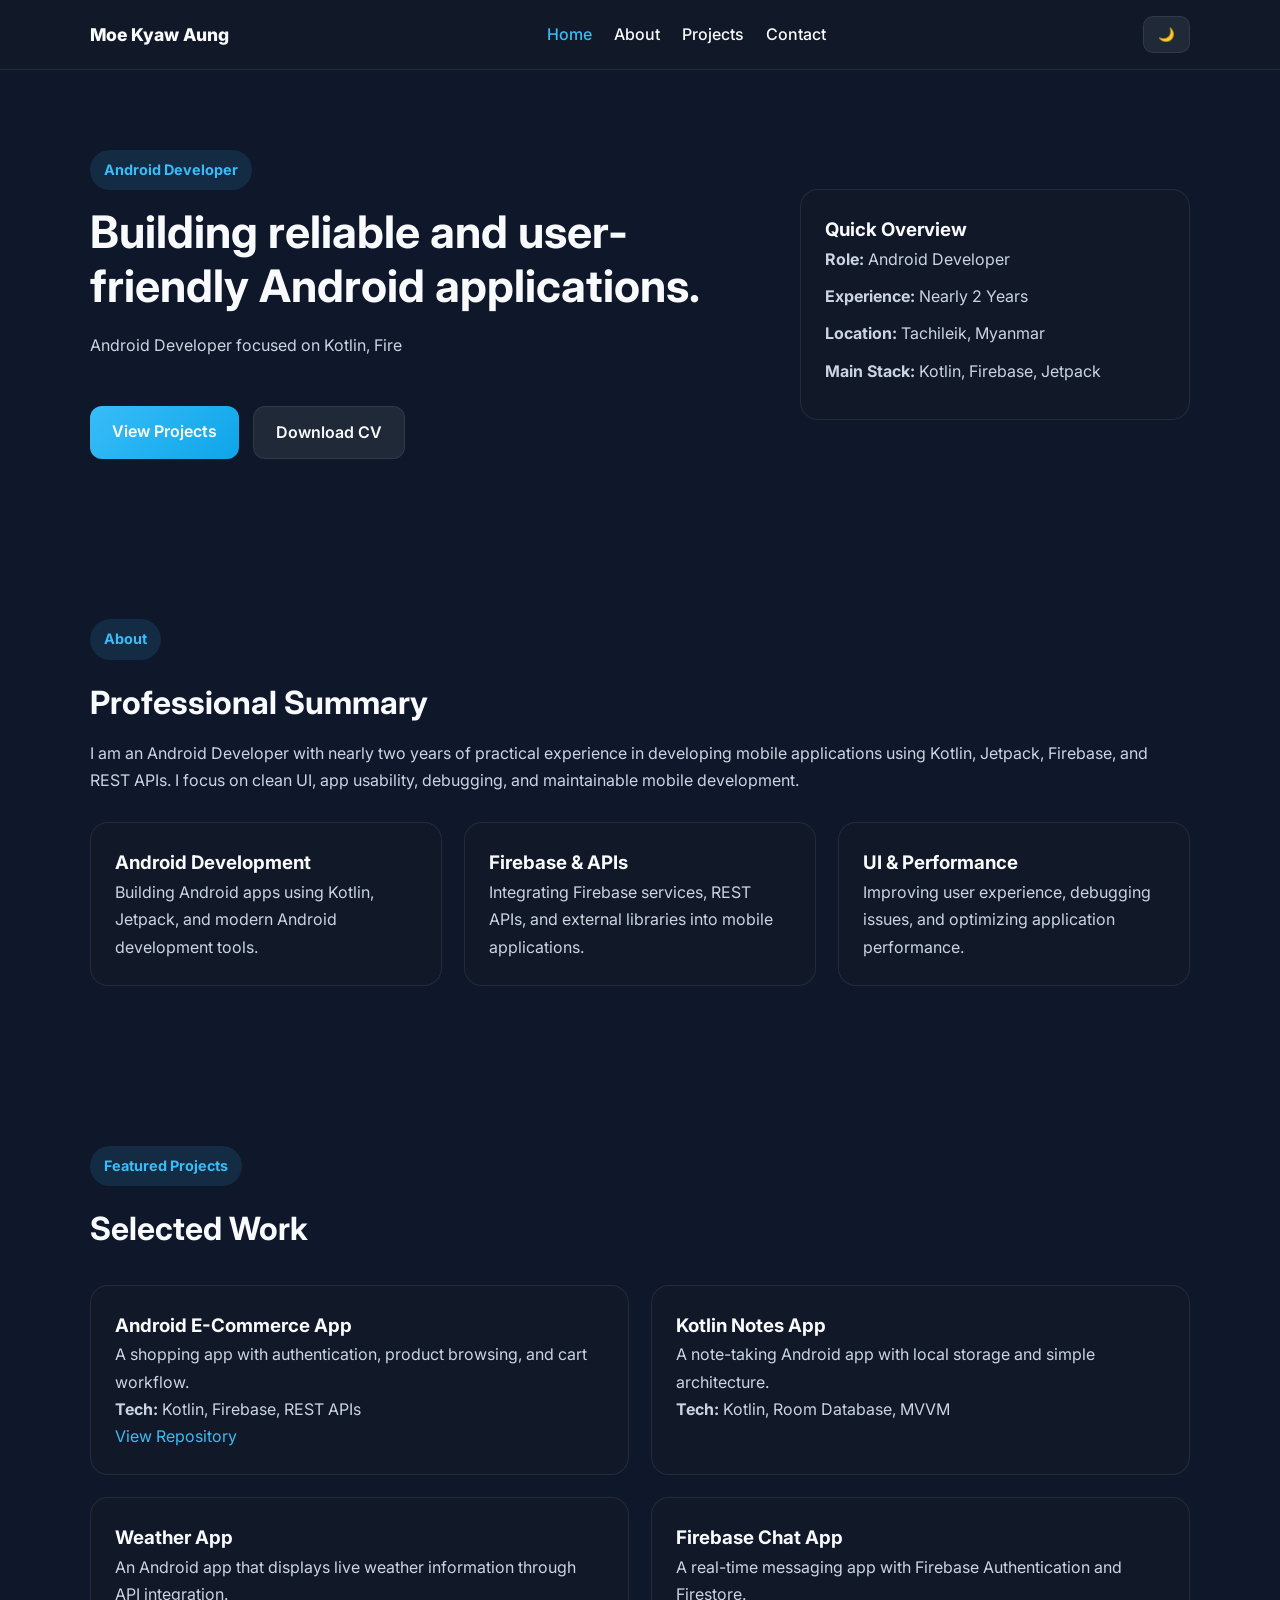
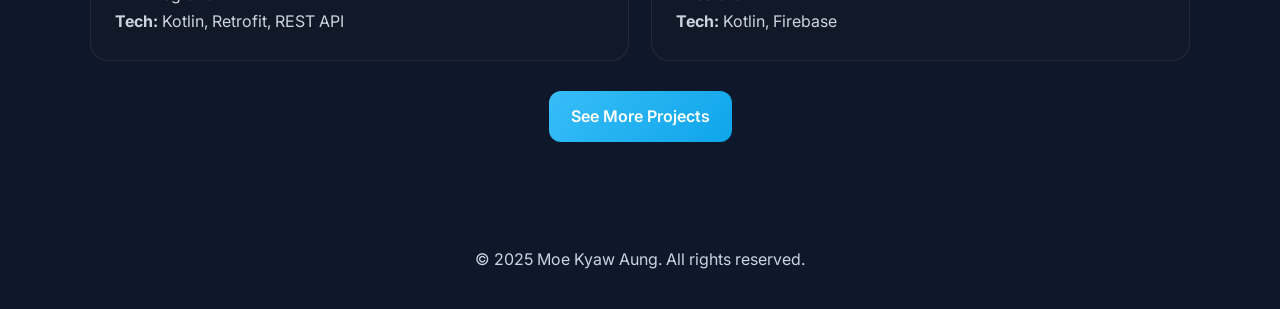
<file: index.html>
<!DOCTYPE html>
<html lang="en">
<head>
  <meta charset="UTF-8" />
  <meta name="viewport" content="width=device-width, initial-scale=1.0" />
  <title>Moe Kyaw Aung | Android Developer</title>
  <meta name="description" content="Moe Kyaw Aung is an Android Developer specializing in Kotlin, Firebase, Jetpack, and REST APIs." />
  <link rel="stylesheet" href="style.css" />
  <link rel="preconnect" href="https://fonts.googleapis.com">
  <link rel="preconnect" href="https://fonts.gstatic.com" crossorigin>
  <link href="https://fonts.googleapis.com/css2?family=Inter:wght@400;500;600;700;800&display=swap" rel="stylesheet">
</head>
<body>
  <header class="header">
    <nav class="container navbar">
      <a href="index.html" class="logo">Moe Kyaw Aung</a>

      <ul class="nav-links" id="navLinks">
        <li><a href="index.html" class="active">Home</a></li>
        <li><a href="about.html">About</a></li>
        <li><a href="projects.html">Projects</a></li>
        <li><a href="contact.html">Contact</a></li>
      </ul>

      <div class="nav-actions">
        <button id="themeToggle" class="icon-btn">🌙</button>
        <button id="menuToggle" class="icon-btn mobile-only">☰</button>
      </div>
    </nav>
  </header>

  <main>
    <section class="hero">
      <div class="container hero-grid">
        <div class="hero-content">
          <span class="hero-badge">Android Developer</span>
          <h1>Building reliable and user-friendly Android applications.</h1>
          <p id="typingText" class="typing-text"></p>
          <div class="hero-buttons">
            <a href="projects.html" class="btn btn-primary">View Projects</a>
            <a href="assets/resume/Moe_Kyaw_Aung_CV.pdf" download class="btn btn-secondary">Download CV</a>
          </div>
        </div>

        <div class="hero-card">
          <h3>Quick Overview</h3>
          <div class="hero-info"><strong>Role:</strong> Android Developer</div>
          <div class="hero-info"><strong>Experience:</strong> Nearly 2 Years</div>
          <div class="hero-info"><strong>Location:</strong> Tachileik, Myanmar</div>
          <div class="hero-info"><strong>Main Stack:</strong> Kotlin, Firebase, Jetpack</div>
        </div>
      </div>
    </section>

    <section class="section container">
      <div class="section-header">
        <span class="section-label">About</span>
        <h2>Professional Summary</h2>
        <p>
          I am an Android Developer with nearly two years of practical experience in developing
          mobile applications using Kotlin, Jetpack, Firebase, and REST APIs. I focus on clean UI,
          app usability, debugging, and maintainable mobile development.
        </p>
      </div>

      <div class="grid three">
        <div class="card">
          <h3>Android Development</h3>
          <p>Building Android apps using Kotlin, Jetpack, and modern Android development tools.</p>
        </div>
        <div class="card">
          <h3>Firebase & APIs</h3>
          <p>Integrating Firebase services, REST APIs, and external libraries into mobile applications.</p>
        </div>
        <div class="card">
          <h3>UI & Performance</h3>
          <p>Improving user experience, debugging issues, and optimizing application performance.</p>
        </div>
      </div>
    </section>

    <section class="section container">
      <div class="section-header">
        <span class="section-label">Featured Projects</span>
        <h2>Selected Work</h2>
      </div>

      <div class="projects-grid">
        <div class="project-card">
          <h3>Android E-Commerce App</h3>
          <p>A shopping app with authentication, product browsing, and cart workflow.</p>
          <p><strong>Tech:</strong> Kotlin, Firebase, REST APIs</p>
          <a href="https://github.com/Moe-KyawAung/ecommerce" target="_blank">View Repository</a>
        </div>

        <div class="project-card">
          <h3>Kotlin Notes App</h3>
          <p>A note-taking Android app with local storage and simple architecture.</p>
          <p><strong>Tech:</strong> Kotlin, Room Database, MVVM</p>
        </div>

        <div class="project-card">
          <h3>Weather App</h3>
          <p>An Android app that displays live weather information through API integration.</p>
          <p><strong>Tech:</strong> Kotlin, Retrofit, REST API</p>
        </div>

        <div class="project-card">
          <h3>Firebase Chat App</h3>
          <p>A real-time messaging app with Firebase Authentication and Firestore.</p>
          <p><strong>Tech:</strong> Kotlin, Firebase</p>
        </div>
      </div>

      <div class="center-button">
        <a href="projects.html" class="btn btn-primary">See More Projects</a>
      </div>
    </section>
  </main>

  <footer class="footer">
    <div class="container">
      <p>© 2025 Moe Kyaw Aung. All rights reserved.</p>
    </div>
  </footer>

  <script src="script.js"></script>
</body>
</html>
</file>
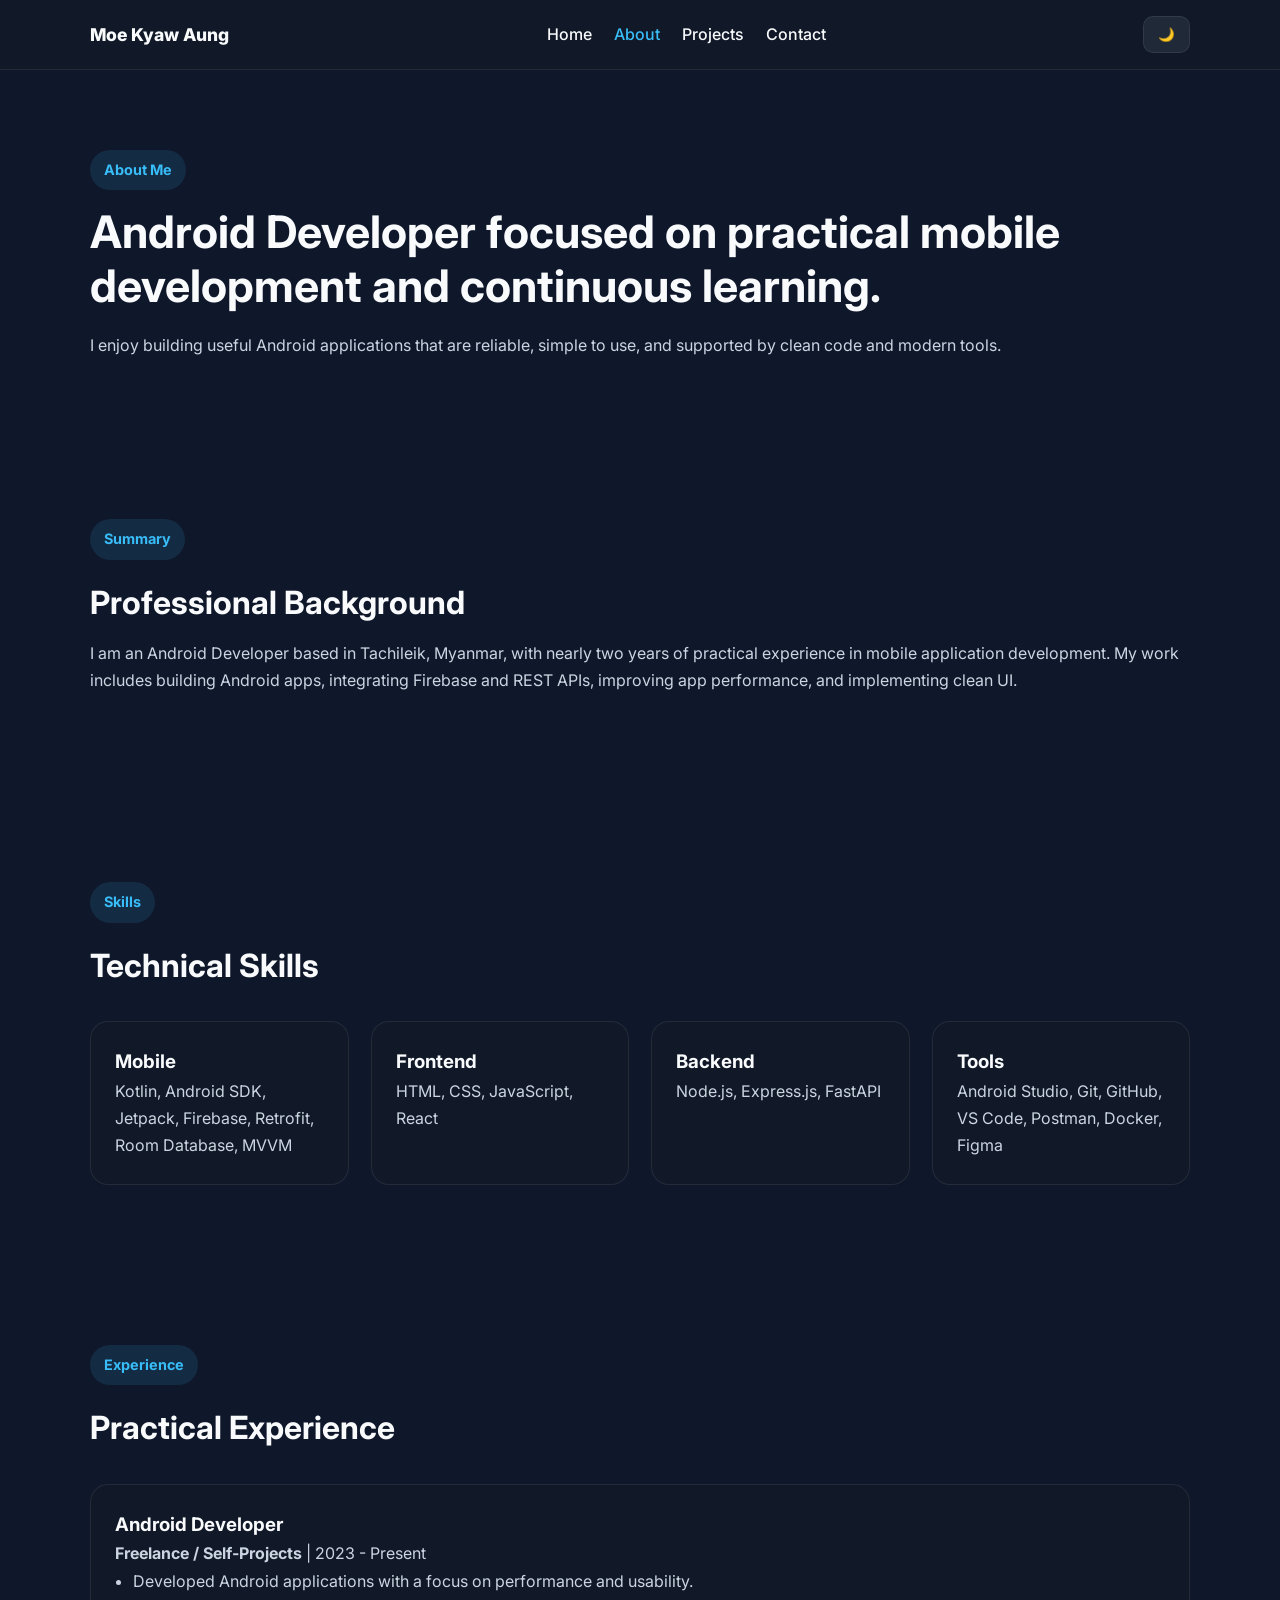
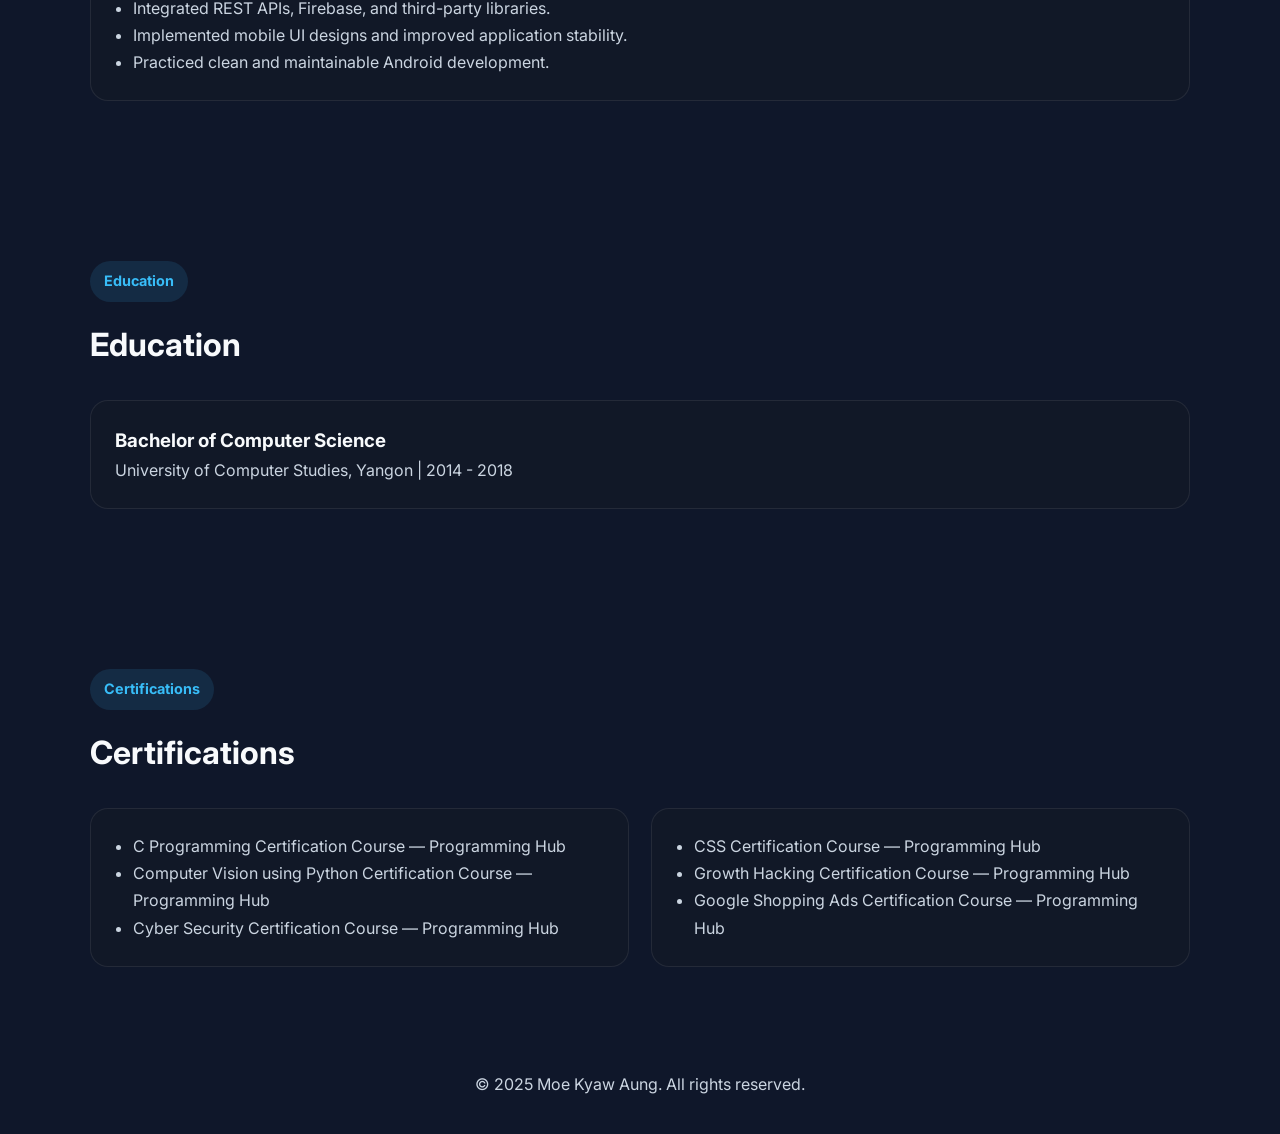
<file: about.html>
<!DOCTYPE html>
<html lang="en">
<head>
  <meta charset="UTF-8" />
  <meta name="viewport" content="width=device-width, initial-scale=1.0" />
  <title>About | Moe Kyaw Aung</title>
  <meta name="description" content="About Moe Kyaw Aung, Android Developer." />
  <link rel="stylesheet" href="style.css" />
  <link rel="preconnect" href="https://fonts.googleapis.com">
  <link rel="preconnect" href="https://fonts.gstatic.com" crossorigin>
  <link href="https://fonts.googleapis.com/css2?family=Inter:wght@400;500;600;700;800&display=swap" rel="stylesheet">
</head>
<body>
  <header class="header">
    <nav class="container navbar">
      <a href="index.html" class="logo">Moe Kyaw Aung</a>

      <ul class="nav-links" id="navLinks">
        <li><a href="index.html">Home</a></li>
        <li><a href="about.html" class="active">About</a></li>
        <li><a href="projects.html">Projects</a></li>
        <li><a href="contact.html">Contact</a></li>
      </ul>

      <div class="nav-actions">
        <button id="themeToggle" class="icon-btn">🌙</button>
        <button id="menuToggle" class="icon-btn mobile-only">☰</button>
      </div>
    </nav>
  </header>

  <main>
    <section class="page-hero">
      <div class="container">
        <span class="section-label">About Me</span>
        <h1>Android Developer focused on practical mobile development and continuous learning.</h1>
        <p>
          I enjoy building useful Android applications that are reliable, simple to use,
          and supported by clean code and modern tools.
        </p>
      </div>
    </section>

    <section class="section container">
      <div class="section-header">
        <span class="section-label">Summary</span>
        <h2>Professional Background</h2>
        <p>
          I am an Android Developer based in Tachileik, Myanmar, with nearly two years of practical
          experience in mobile application development. My work includes building Android apps,
          integrating Firebase and REST APIs, improving app performance, and implementing clean UI.
        </p>
      </div>
    </section>

    <section class="section container">
      <div class="section-header">
        <span class="section-label">Skills</span>
        <h2>Technical Skills</h2>
      </div>

      <div class="grid four">
        <div class="card">
          <h3>Mobile</h3>
          <p>Kotlin, Android SDK, Jetpack, Firebase, Retrofit, Room Database, MVVM</p>
        </div>
        <div class="card">
          <h3>Frontend</h3>
          <p>HTML, CSS, JavaScript, React</p>
        </div>
        <div class="card">
          <h3>Backend</h3>
          <p>Node.js, Express.js, FastAPI</p>
        </div>
        <div class="card">
          <h3>Tools</h3>
          <p>Android Studio, Git, GitHub, VS Code, Postman, Docker, Figma</p>
        </div>
      </div>
    </section>

    <section class="section container">
      <div class="section-header">
        <span class="section-label">Experience</span>
        <h2>Practical Experience</h2>
      </div>

      <div class="timeline-item">
        <h3>Android Developer</h3>
        <p><strong>Freelance / Self-Projects</strong> | 2023 - Present</p>
        <ul>
          <li>Developed Android applications with a focus on performance and usability.</li>
          <li>Integrated REST APIs, Firebase, and third-party libraries.</li>
          <li>Implemented mobile UI designs and improved application stability.</li>
          <li>Practiced clean and maintainable Android development.</li>
        </ul>
      </div>
    </section>

    <section class="section container">
      <div class="section-header">
        <span class="section-label">Education</span>
        <h2>Education</h2>
      </div>
      <div class="card">
        <h3>Bachelor of Computer Science</h3>
        <p>University of Computer Studies, Yangon | 2014 - 2018</p>
      </div>
    </section>

    <section class="section container">
      <div class="section-header">
        <span class="section-label">Certifications</span>
        <h2>Certifications</h2>
      </div>
      <div class="grid two">
        <div class="card">
          <ul class="clean-list">
            <li>C Programming Certification Course — Programming Hub</li>
            <li>Computer Vision using Python Certification Course — Programming Hub</li>
            <li>Cyber Security Certification Course — Programming Hub</li>
          </ul>
        </div>
        <div class="card">
          <ul class="clean-list">
            <li>CSS Certification Course — Programming Hub</li>
            <li>Growth Hacking Certification Course — Programming Hub</li>
            <li>Google Shopping Ads Certification Course — Programming Hub</li>
          </ul>
        </div>
      </div>
    </section>
  </main>

  <footer class="footer">
    <div class="container">
      <p>© 2025 Moe Kyaw Aung. All rights reserved.</p>
    </div>
  </footer>

  <script src="script.js"></script>
</body>
</html>
</file>
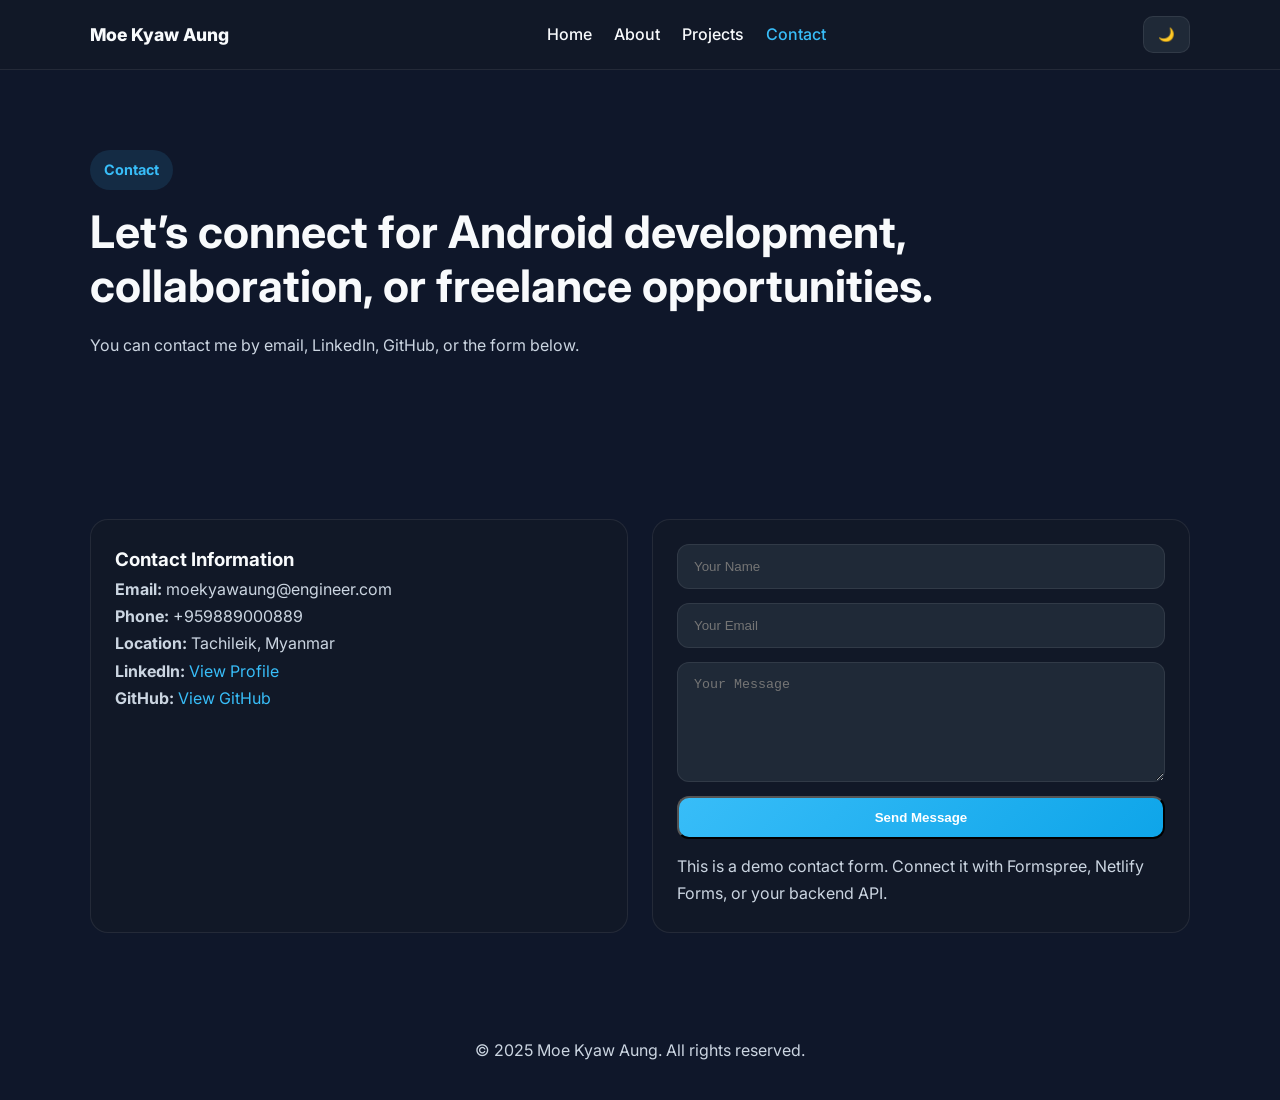
<file: contact.html>
<!DOCTYPE html>
<html lang="en">
<head>
  <meta charset="UTF-8" />
  <meta name="viewport" content="width=device-width, initial-scale=1.0" />
  <title>Contact | Moe Kyaw Aung</title>
  <meta name="description" content="Contact Moe Kyaw Aung." />
  <link rel="stylesheet" href="style.css" />
  <link rel="preconnect" href="https://fonts.googleapis.com">
  <link rel="preconnect" href="https://fonts.gstatic.com" crossorigin>
  <link href="https://fonts.googleapis.com/css2?family=Inter:wght@400;500;600;700;800&display=swap" rel="stylesheet">
</head>
<body>
  <header class="header">
    <nav class="container navbar">
      <a href="index.html" class="logo">Moe Kyaw Aung</a>

      <ul class="nav-links" id="navLinks">
        <li><a href="index.html">Home</a></li>
        <li><a href="about.html">About</a></li>
        <li><a href="projects.html">Projects</a></li>
        <li><a href="contact.html" class="active">Contact</a></li>
      </ul>

      <div class="nav-actions">
        <button id="themeToggle" class="icon-btn">🌙</button>
        <button id="menuToggle" class="icon-btn mobile-only">☰</button>
      </div>
    </nav>
  </header>

  <main>
    <section class="page-hero">
      <div class="container">
        <span class="section-label">Contact</span>
        <h1>Let’s connect for Android development, collaboration, or freelance opportunities.</h1>
        <p>
          You can contact me by email, LinkedIn, GitHub, or the form below.
        </p>
      </div>
    </section>

    <section class="section container">
      <div class="contact-grid">
        <div class="contact-card">
          <h3>Contact Information</h3>
          <p><strong>Email:</strong> moekyawaung@engineer.com</p>
          <p><strong>Phone:</strong> +959889000889</p>
          <p><strong>Location:</strong> Tachileik, Myanmar</p>
          <p><strong>LinkedIn:</strong> <a href="https://www.linkedin.com/in/moe-kyaw-aung-2653093a1" target="_blank">View Profile</a></p>
          <p><strong>GitHub:</strong> <a href="https://github.com/Moe-KyawAung" target="_blank">View GitHub</a></p>
        </div>

        <form class="contact-form">
          <input type="text" placeholder="Your Name" required />
          <input type="email" placeholder="Your Email" required />
          <textarea rows="6" placeholder="Your Message" required></textarea>
          <button type="submit" class="btn btn-primary">Send Message</button>
          <p class="form-note">This is a demo contact form. Connect it with Formspree, Netlify Forms, or your backend API.</p>
        </form>
      </div>
    </section>
  </main>

  <footer class="footer">
    <div class="container">
      <p>© 2025 Moe Kyaw Aung. All rights reserved.</p>
    </div>
  </footer>

  <script src="script.js"></script>
</body>
</html>
</file>
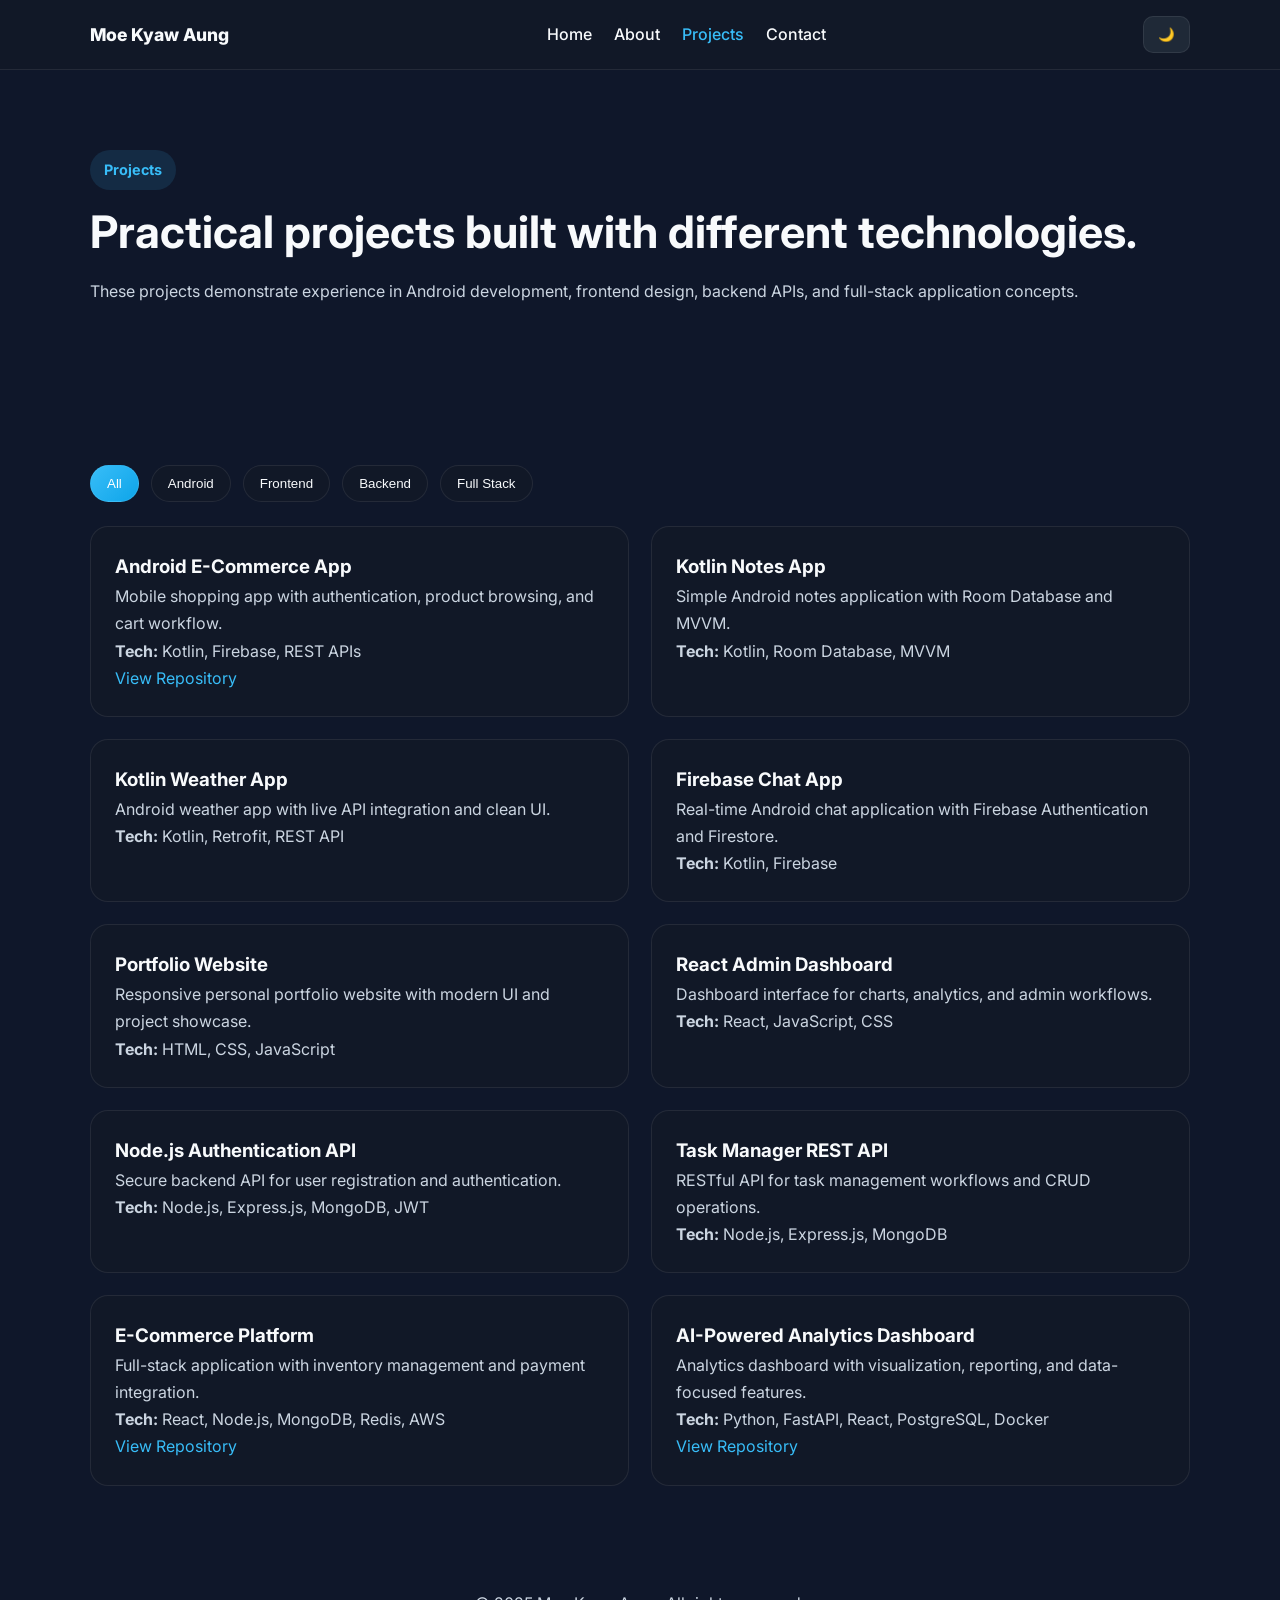
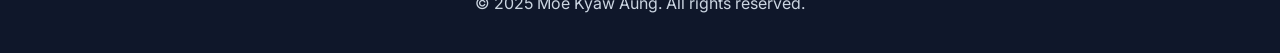
<file: projects.html>
<!DOCTYPE html>
<html lang="en">
<head>
  <meta charset="UTF-8" />
  <meta name="viewport" content="width=device-width, initial-scale=1.0" />
  <title>Projects | Moe Kyaw Aung</title>
  <meta name="description" content="Projects by Moe Kyaw Aung." />
  <link rel="stylesheet" href="style.css" />
  <link rel="preconnect" href="https://fonts.googleapis.com">
  <link rel="preconnect" href="https://fonts.gstatic.com" crossorigin>
  <link href="https://fonts.googleapis.com/css2?family=Inter:wght@400;500;600;700;800&display=swap" rel="stylesheet">
</head>
<body>
  <header class="header">
    <nav class="container navbar">
      <a href="index.html" class="logo">Moe Kyaw Aung</a>

      <ul class="nav-links" id="navLinks">
        <li><a href="index.html">Home</a></li>
        <li><a href="about.html">About</a></li>
        <li><a href="projects.html" class="active">Projects</a></li>
        <li><a href="contact.html">Contact</a></li>
      </ul>

      <div class="nav-actions">
        <button id="themeToggle" class="icon-btn">🌙</button>
        <button id="menuToggle" class="icon-btn mobile-only">☰</button>
      </div>
    </nav>
  </header>

  <main>
    <section class="page-hero">
      <div class="container">
        <span class="section-label">Projects</span>
        <h1>Practical projects built with different technologies.</h1>
        <p>
          These projects demonstrate experience in Android development, frontend design,
          backend APIs, and full-stack application concepts.
        </p>
      </div>
    </section>

    <section class="section container">
      <div class="filter-buttons">
        <button class="filter-btn active" data-filter="all">All</button>
        <button class="filter-btn" data-filter="android">Android</button>
        <button class="filter-btn" data-filter="frontend">Frontend</button>
        <button class="filter-btn" data-filter="backend">Backend</button>
        <button class="filter-btn" data-filter="fullstack">Full Stack</button>
      </div>

      <div class="projects-grid">
        <div class="project-card" data-category="android">
          <h3>Android E-Commerce App</h3>
          <p>Mobile shopping app with authentication, product browsing, and cart workflow.</p>
          <p><strong>Tech:</strong> Kotlin, Firebase, REST APIs</p>
          <a href="https://github.com/Moe-KyawAung/ecommerce" target="_blank">View Repository</a>
        </div>

        <div class="project-card" data-category="android">
          <h3>Kotlin Notes App</h3>
          <p>Simple Android notes application with Room Database and MVVM.</p>
          <p><strong>Tech:</strong> Kotlin, Room Database, MVVM</p>
        </div>

        <div class="project-card" data-category="android">
          <h3>Kotlin Weather App</h3>
          <p>Android weather app with live API integration and clean UI.</p>
          <p><strong>Tech:</strong> Kotlin, Retrofit, REST API</p>
        </div>

        <div class="project-card" data-category="android">
          <h3>Firebase Chat App</h3>
          <p>Real-time Android chat application with Firebase Authentication and Firestore.</p>
          <p><strong>Tech:</strong> Kotlin, Firebase</p>
        </div>

        <div class="project-card" data-category="frontend">
          <h3>Portfolio Website</h3>
          <p>Responsive personal portfolio website with modern UI and project showcase.</p>
          <p><strong>Tech:</strong> HTML, CSS, JavaScript</p>
        </div>

        <div class="project-card" data-category="frontend">
          <h3>React Admin Dashboard</h3>
          <p>Dashboard interface for charts, analytics, and admin workflows.</p>
          <p><strong>Tech:</strong> React, JavaScript, CSS</p>
        </div>

        <div class="project-card" data-category="backend">
          <h3>Node.js Authentication API</h3>
          <p>Secure backend API for user registration and authentication.</p>
          <p><strong>Tech:</strong> Node.js, Express.js, MongoDB, JWT</p>
        </div>

        <div class="project-card" data-category="backend">
          <h3>Task Manager REST API</h3>
          <p>RESTful API for task management workflows and CRUD operations.</p>
          <p><strong>Tech:</strong> Node.js, Express.js, MongoDB</p>
        </div>

        <div class="project-card" data-category="fullstack">
          <h3>E-Commerce Platform</h3>
          <p>Full-stack application with inventory management and payment integration.</p>
          <p><strong>Tech:</strong> React, Node.js, MongoDB, Redis, AWS</p>
          <a href="https://github.com/Moe-KyawAung/ecommerce" target="_blank">View Repository</a>
        </div>

        <div class="project-card" data-category="fullstack">
          <h3>AI-Powered Analytics Dashboard</h3>
          <p>Analytics dashboard with visualization, reporting, and data-focused features.</p>
          <p><strong>Tech:</strong> Python, FastAPI, React, PostgreSQL, Docker</p>
          <a href="https://github.com/Moe-KyawAung/analytics-dashboard" target="_blank">View Repository</a>
        </div>
      </div>
    </section>
  </main>

  <footer class="footer">
    <div class="container">
      <p>© 2025 Moe Kyaw Aung. All rights reserved.</p>
    </div>
  </footer>

  <script src="script.js"></script>
</body>
</html>
</file>
<file: style.css>
:root {
  --bg: #0f172a;
  --surface: #111827;
  --surface-2: #1f2937;
  --text: #f8fafc;
  --muted: #cbd5e1;
  --primary: #38bdf8;
  --primary-2: #0ea5e9;
  --border: rgba(255, 255, 255, 0.08);
}

body.light {
  --bg: #f8fafc;
  --surface: #ffffff;
  --surface-2: #e2e8f0;
  --text: #0f172a;
  --muted: #475569;
  --primary: #0284c7;
  --primary-2: #0369a1;
  --border: rgba(15, 23, 42, 0.08);
}

* {
  margin: 0;
  padding: 0;
  box-sizing: border-box;
}

html {
  scroll-behavior: smooth;
}

body {
  font-family: "Inter", sans-serif;
  background: var(--bg);
  color: var(--text);
  line-height: 1.7;
  transition: 0.3s ease;
}

a {
  color: var(--primary);
  text-decoration: none;
}

.container {
  width: min(1100px, 92%);
  margin: 0 auto;
}

.header {
  position: sticky;
  top: 0;
  background: var(--surface);
  border-bottom: 1px solid var(--border);
  z-index: 999;
}

.navbar {
  display: flex;
  justify-content: space-between;
  align-items: center;
  gap: 20px;
  padding: 16px 0;
}

.logo {
  color: var(--text);
  font-size: 1.1rem;
  font-weight: 800;
}

.nav-links {
  list-style: none;
  display: flex;
  gap: 22px;
}

.nav-links a {
  color: var(--text);
  font-weight: 500;
}

.nav-links a.active,
.nav-links a:hover {
  color: var(--primary);
}

.nav-actions {
  display: flex;
  gap: 10px;
}

.icon-btn {
  padding: 10px 14px;
  border: 1px solid var(--border);
  background: var(--surface-2);
  color: var(--text);
  border-radius: 10px;
  cursor: pointer;
}

.mobile-only {
  display: none;
}

.hero,
.page-hero,
.section {
  padding: 80px 0;
}

.hero-grid {
  display: grid;
  grid-template-columns: 1.4fr 0.8fr;
  gap: 28px;
  align-items: center;
}

.hero-badge,
.section-label {
  display: inline-block;
  margin-bottom: 16px;
  padding: 8px 14px;
  border-radius: 999px;
  background: rgba(56, 189, 248, 0.12);
  color: var(--primary);
  font-weight: 700;
  font-size: 0.9rem;
}

.hero-content h1,
.page-hero h1,
.not-found h1 {
  font-size: 2.8rem;
  line-height: 1.2;
  margin-bottom: 18px;
}

.typing-text,
.section-header p,
.page-hero p,
.hero-info,
.card p,
.project-card p,
.contact-card p,
.form-note,
.timeline-item p,
.timeline-item li,
.clean-list li {
  color: var(--muted);
}

.typing-text {
  min-height: 50px;
  margin-bottom: 24px;
}

.hero-buttons,
.center-button {
  display: flex;
  gap: 14px;
  flex-wrap: wrap;
}

.center-button {
  justify-content: center;
  margin-top: 30px;
}

.btn {
  display: inline-block;
  padding: 12px 22px;
  border-radius: 12px;
  font-weight: 600;
}

.btn-primary {
  background: linear-gradient(135deg, var(--primary), var(--primary-2));
  color: white;
}

.btn-secondary {
  background: var(--surface-2);
  color: var(--text);
  border: 1px solid var(--border);
}

.section-header {
  margin-bottom: 28px;
}

.section-header h2 {
  font-size: 2rem;
  margin-bottom: 10px;
}

.hero-card,
.card,
.project-card,
.contact-card,
.contact-form,
.timeline-item {
  background: var(--surface);
  border: 1px solid var(--border);
  border-radius: 18px;
  padding: 24px;
}

.hero-info {
  margin-bottom: 10px;
}

.grid {
  display: grid;
  gap: 22px;
}

.grid.two {
  grid-template-columns: repeat(2, 1fr);
}

.grid.three {
  grid-template-columns: repeat(3, 1fr);
}

.grid.four {
  grid-template-columns: repeat(4, 1fr);
}

.projects-grid {
  display: grid;
  grid-template-columns: repeat(2, 1fr);
  gap: 22px;
}

.project-card:hover {
  transform: translateY(-3px);
  transition: 0.2s ease;
}

.filter-buttons {
  display: flex;
  gap: 12px;
  flex-wrap: wrap;
  margin-bottom: 24px;
}

.filter-btn {
  padding: 10px 16px;
  border-radius: 999px;
  border: 1px solid var(--border);
  background: var(--surface);
  color: var(--text);
  cursor: pointer;
}

.filter-btn.active,
.filter-btn:hover {
  background: linear-gradient(135deg, var(--primary), var(--primary-2));
  color: white;
}

.contact-grid {
  display: grid;
  grid-template-columns: 1fr 1fr;
  gap: 24px;
}

.contact-form {
  display: flex;
  flex-direction: column;
  gap: 14px;
}

.contact-form input,
.contact-form textarea {
  width: 100%;
  padding: 14px 16px;
  border-radius: 12px;
  border: 1px solid var(--border);
  background: var(--surface-2);
  color: var(--text);
}

.clean-list,
.timeline-item ul {
  padding-left: 18px;
}

.footer {
  padding: 24px 0 36px;
  text-align: center;
  color: var(--muted);
}

.not-found {
  min-height: 100vh;
  display: flex;
  align-items: center;
  text-align: center;
}

.hidden {
  display: none !important;
}

@media (max-width: 980px) {
  .mobile-only {
    display: inline-block;
  }

  .nav-links {
    display: none;
    position: absolute;
    top: 72px;
    left: 4%;
    width: 92%;
    flex-direction: column;
    padding: 18px;
    background: var(--surface);
    border: 1px solid var(--border);
    border-radius: 16px;
  }

  .nav-links.show {
    display: flex;
  }

  .hero-grid,
  .grid.two,
  .grid.three,
  .grid.four,
  .projects-grid,
  .contact-grid {
    grid-template-columns: 1fr;
  }

  .hero-content h1,
  .page-hero h1,
  .not-found h1 {
    font-size: 2.1rem;
  }
}
</file>
